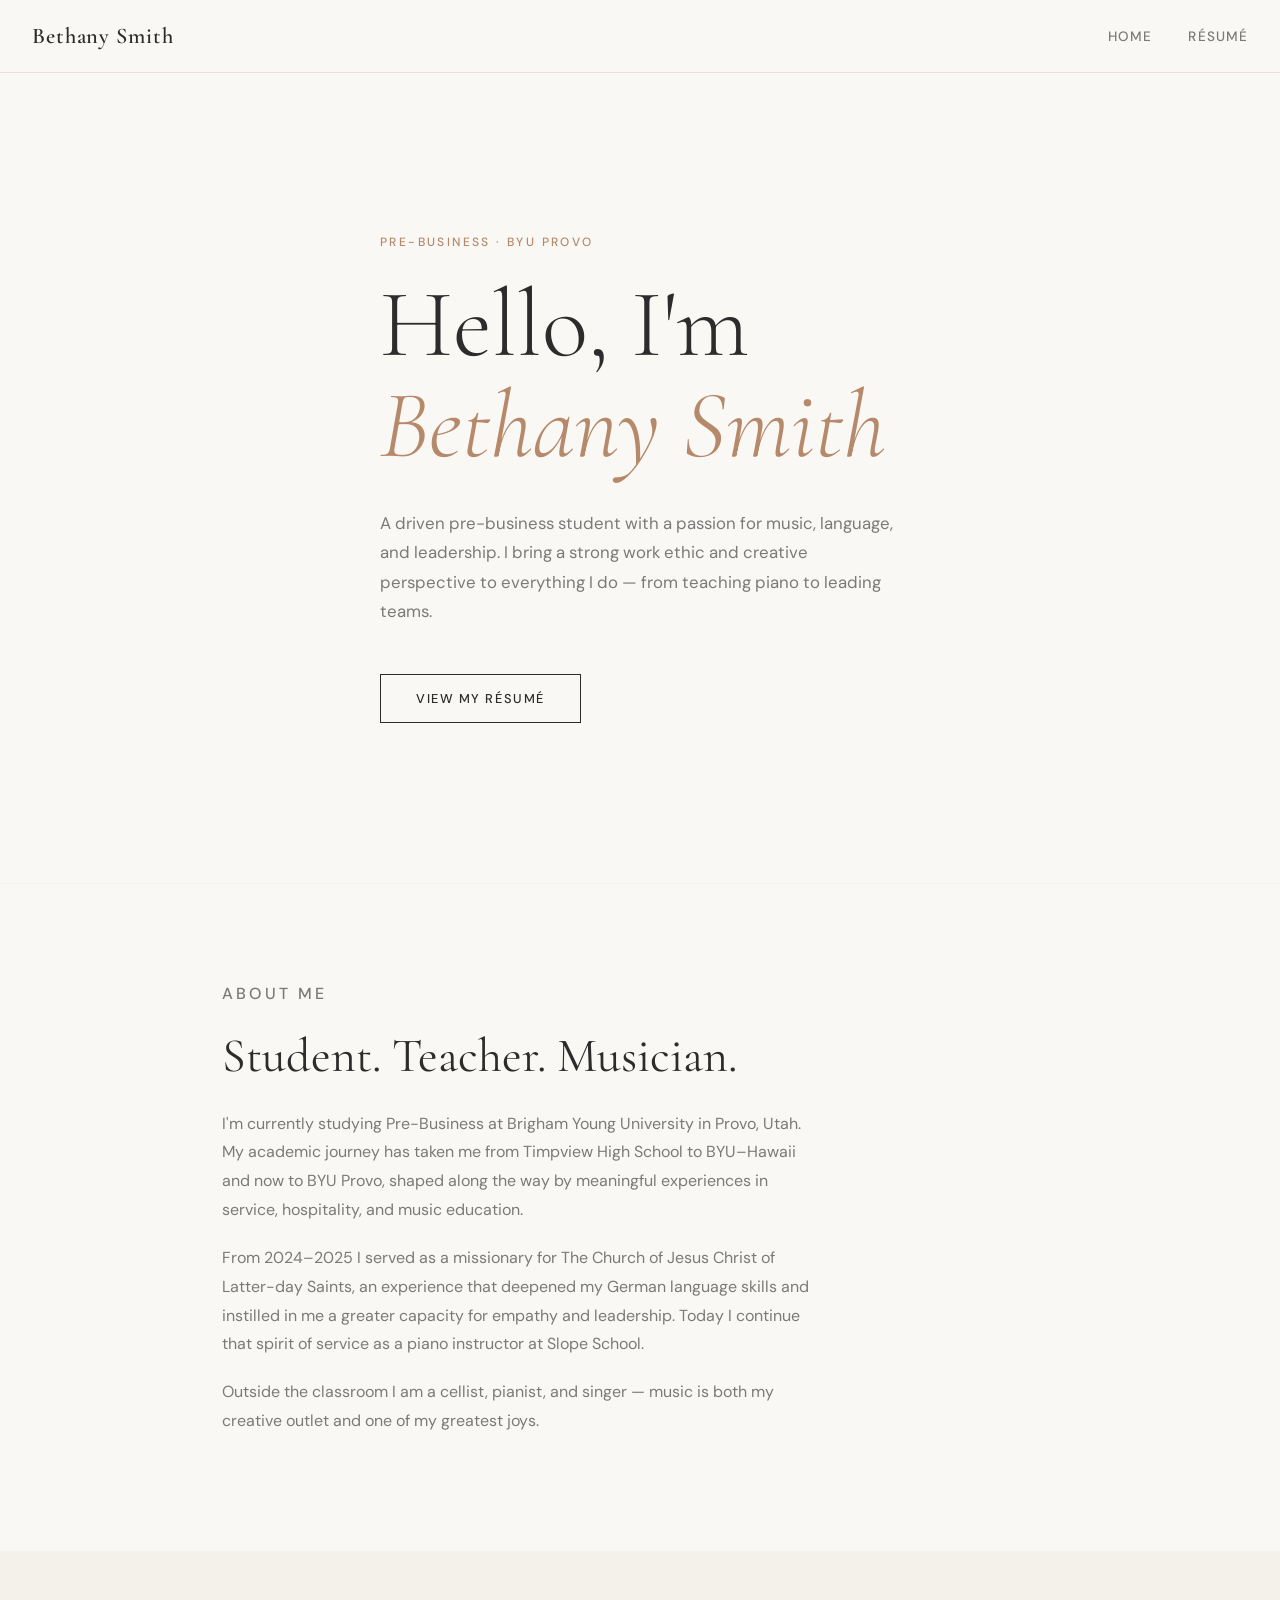
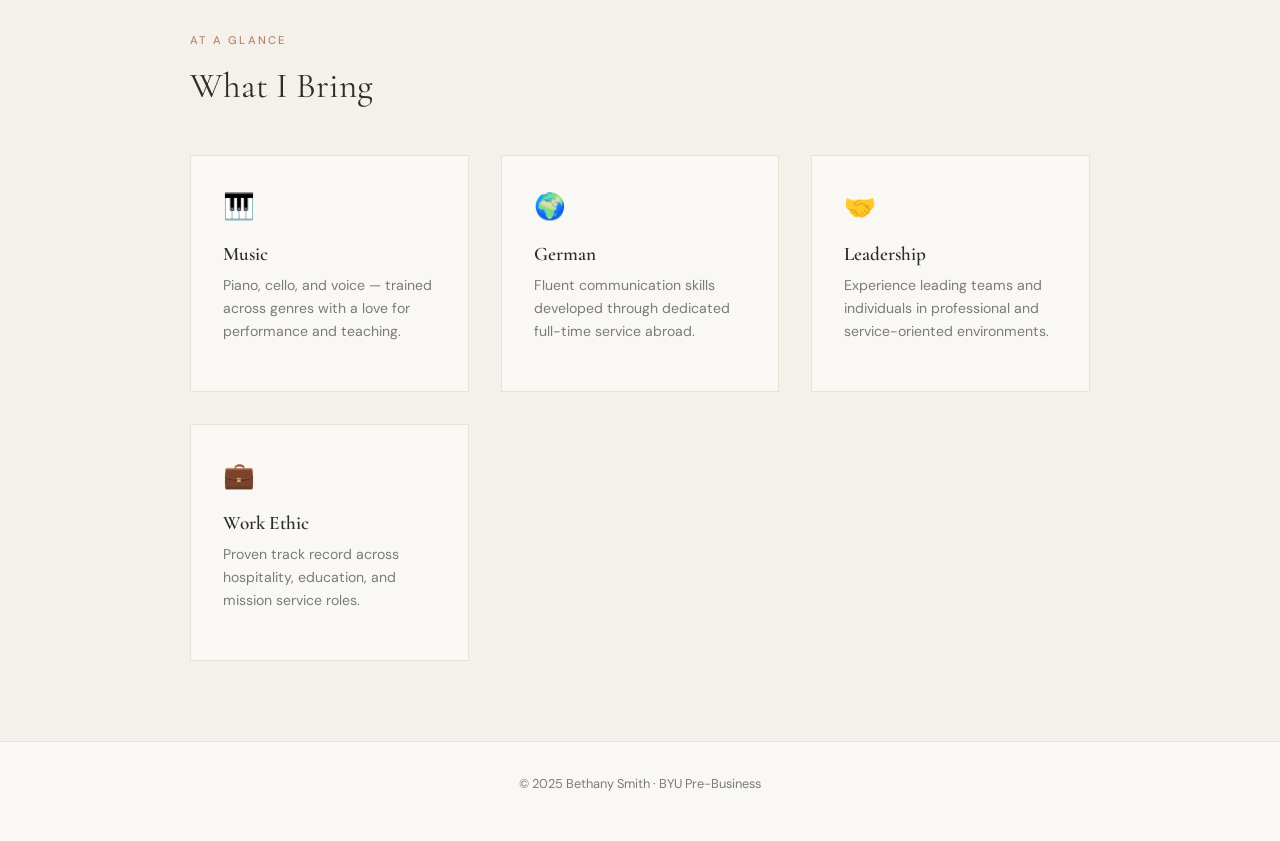
<file: index.html>
<!DOCTYPE html>
<html lang="en">
<head>
  <meta charset="UTF-8" />
  <meta name="viewport" content="width=device-width, initial-scale=1.0"/>
  <title>Bethany Smith</title>
  <link href="https://cdn.jsdelivr.net/npm/bootstrap@5.3.2/dist/css/bootstrap.min.css" rel="stylesheet"/>
  <link href="https://fonts.googleapis.com/css2?family=Cormorant+Garamond:wght@300;400;600&family=DM+Sans:wght@300;400;500&display=swap" rel="stylesheet"/>
  <style>
    :root {
      --cream: #faf8f4;
      --charcoal: #2c2c2c;
      --muted: #7a7a7a;
      --accent: #b5896a;
      --light-line: #e8e2d9;
    }
    * { box-sizing: border-box; margin: 0; padding: 0; }
    body {
      font-family: 'DM Sans', sans-serif;
      background-color: var(--cream);
      color: var(--charcoal);
    }

    /* NAV */
    nav {
      background: var(--cream);
      border-bottom: 1px solid var(--light-line);
      padding: 1.2rem 2rem;
      display: flex;
      justify-content: space-between;
      align-items: center;
      position: sticky;
      top: 0;
      z-index: 100;
    }
    .nav-brand {
      font-family: 'Cormorant Garamond', serif;
      font-size: 1.4rem;
      font-weight: 600;
      letter-spacing: 0.04em;
      color: var(--charcoal);
      text-decoration: none;
    }
    .nav-links a {
      font-size: 0.85rem;
      font-weight: 500;
      letter-spacing: 0.08em;
      text-transform: uppercase;
      color: var(--muted);
      text-decoration: none;
      margin-left: 2rem;
      transition: color 0.2s;
    }
    .nav-links a:hover { color: var(--charcoal); }

    /* HERO */
    .hero {
      min-height: 90vh;
      display: flex;
      align-items: center;
      padding: 5rem 2rem;
    }
    .hero-inner {
      max-width: 900px;
      margin: 0 auto;
    }
    .hero-label {
      font-size: 0.75rem;
      font-weight: 500;
      letter-spacing: 0.2em;
      text-transform: uppercase;
      color: var(--accent);
      margin-bottom: 1.5rem;
    }
    .hero h1 {
      font-family: 'Cormorant Garamond', serif;
      font-size: clamp(3rem, 8vw, 6rem);
      font-weight: 300;
      line-height: 1.05;
      color: var(--charcoal);
      margin-bottom: 2rem;
    }
    .hero h1 em {
      font-style: italic;
      color: var(--accent);
    }
    .hero-desc {
      font-size: 1.05rem;
      color: var(--muted);
      line-height: 1.75;
      max-width: 520px;
      margin-bottom: 3rem;
    }
    .hero-cta {
      display: inline-block;
      padding: 0.85rem 2.2rem;
      border: 1px solid var(--charcoal);
      font-size: 0.8rem;
      font-weight: 500;
      letter-spacing: 0.12em;
      text-transform: uppercase;
      color: var(--charcoal);
      text-decoration: none;
      transition: background 0.2s, color 0.2s;
    }
    .hero-cta:hover {
      background: var(--charcoal);
      color: var(--cream);
    }

    /* DIVIDER */
    .section-divider {
      border: none;
      border-top: 1px solid var(--light-line);
      margin: 0;
    }

    /* ABOUT SECTION */
    .about-section {
      padding: 6rem 2rem;
      max-width: 900px;
      margin: 0 auto;
    }
    .section-label {
      font-size: 0.7rem;
      font-weight: 500;
      letter-spacing: 0.2em;
      text-transform: uppercase;
      color: var(--accent);
      margin-bottom: 1rem;
    }
    .about-section h2 {
      font-family: 'Cormorant Garamond', serif;
      font-size: clamp(2rem, 4vw, 3rem);
      font-weight: 400;
      margin-bottom: 1.5rem;
    }
    .about-section p {
      font-size: 1rem;
      color: var(--muted);
      line-height: 1.8;
      max-width: 600px;
      margin-bottom: 1.2rem;
    }

    /* HIGHLIGHTS GRID */
    .highlights {
      padding: 5rem 2rem;
      background: #f4f0ea;
    }
    .highlights-inner {
      max-width: 900px;
      margin: 0 auto;
    }
    .highlights h2 {
      font-family: 'Cormorant Garamond', serif;
      font-size: 2.2rem;
      font-weight: 400;
      margin-bottom: 3rem;
    }
    .highlight-grid {
      display: grid;
      grid-template-columns: repeat(auto-fit, minmax(220px, 1fr));
      gap: 2rem;
    }
    .highlight-card {
      padding: 2rem;
      background: var(--cream);
      border: 1px solid var(--light-line);
    }
    .highlight-card .icon {
      font-size: 1.6rem;
      margin-bottom: 1rem;
    }
    .highlight-card h3 {
      font-family: 'Cormorant Garamond', serif;
      font-size: 1.2rem;
      font-weight: 600;
      margin-bottom: 0.5rem;
    }
    .highlight-card p {
      font-size: 0.88rem;
      color: var(--muted);
      line-height: 1.65;
    }

    /* FOOTER */
    footer {
      border-top: 1px solid var(--light-line);
      padding: 2rem;
      text-align: center;
      font-size: 0.8rem;
      color: var(--muted);
    }
  </style>
</head>
<body>

  <!-- NAV -->
  <nav>
    <a href="index.html" class="nav-brand">Bethany Smith</a>
    <div class="nav-links">
      <a href="index.html">Home</a>
      <a href="resume.html">Résumé</a>
    </div>
  </nav>

  <!-- HERO -->
  <section class="hero">
    <div class="hero-inner">
      <p class="hero-label">Pre-Business · BYU Provo</p>
      <h1>Hello, I'm<br/><em>Bethany Smith</em></h1>
      <p class="hero-desc">
        A driven pre-business student with a passion for music, language, and leadership. 
        I bring a strong work ethic and creative perspective to everything I do — from teaching 
        piano to leading teams.
      </p>
      <a href="resume.html" class="hero-cta">View My Résumé</a>
    </div>
  </section>

  <hr class="section-divider"/>

  <!-- ABOUT -->
  <section class="about-section">
    <p class="section-label">About Me</p>
    <h2>Student. Teacher. Musician.</h2>
    <p>
      I'm currently studying Pre-Business at Brigham Young University in Provo, Utah. 
      My academic journey has taken me from Timpview High School to BYU–Hawaii and now 
      to BYU Provo, shaped along the way by meaningful experiences in service, 
      hospitality, and music education.
    </p>
    <p>
      From 2024–2025 I served as a missionary for The Church of Jesus Christ of Latter-day Saints,
      an experience that deepened my German language skills and instilled in me a greater capacity 
      for empathy and leadership. Today I continue that spirit of service as a piano instructor 
      at Slope School.
    </p>
    <p>
      Outside the classroom I am a cellist, pianist, and singer — music is both my creative 
      outlet and one of my greatest joys.
    </p>
  </section>

  <hr class="section-divider"/>

  <!-- HIGHLIGHTS -->
  <section class="highlights">
    <div class="highlights-inner">
      <p class="section-label">At a Glance</p>
      <h2>What I Bring</h2>
      <div class="highlight-grid">
        <div class="highlight-card">
          <div class="icon">🎹</div>
          <h3>Music</h3>
          <p>Piano, cello, and voice — trained across genres with a love for performance and teaching.</p>
        </div>
        <div class="highlight-card">
          <div class="icon">🌍</div>
          <h3>German</h3>
          <p>Fluent communication skills developed through dedicated full-time service abroad.</p>
        </div>
        <div class="highlight-card">
          <div class="icon">🤝</div>
          <h3>Leadership</h3>
          <p>Experience leading teams and individuals in professional and service-oriented environments.</p>
        </div>
        <div class="highlight-card">
          <div class="icon">💼</div>
          <h3>Work Ethic</h3>
          <p>Proven track record across hospitality, education, and mission service roles.</p>
        </div>
      </div>
    </div>
  </section>

  <!-- FOOTER -->
  <footer>
    <p>© 2025 Bethany Smith · BYU Pre-Business</p>
  </footer>

  <script src="https://cdn.jsdelivr.net/npm/bootstrap@5.3.2/dist/js/bootstrap.bundle.min.js"></script>
</body>
</html>
</file>
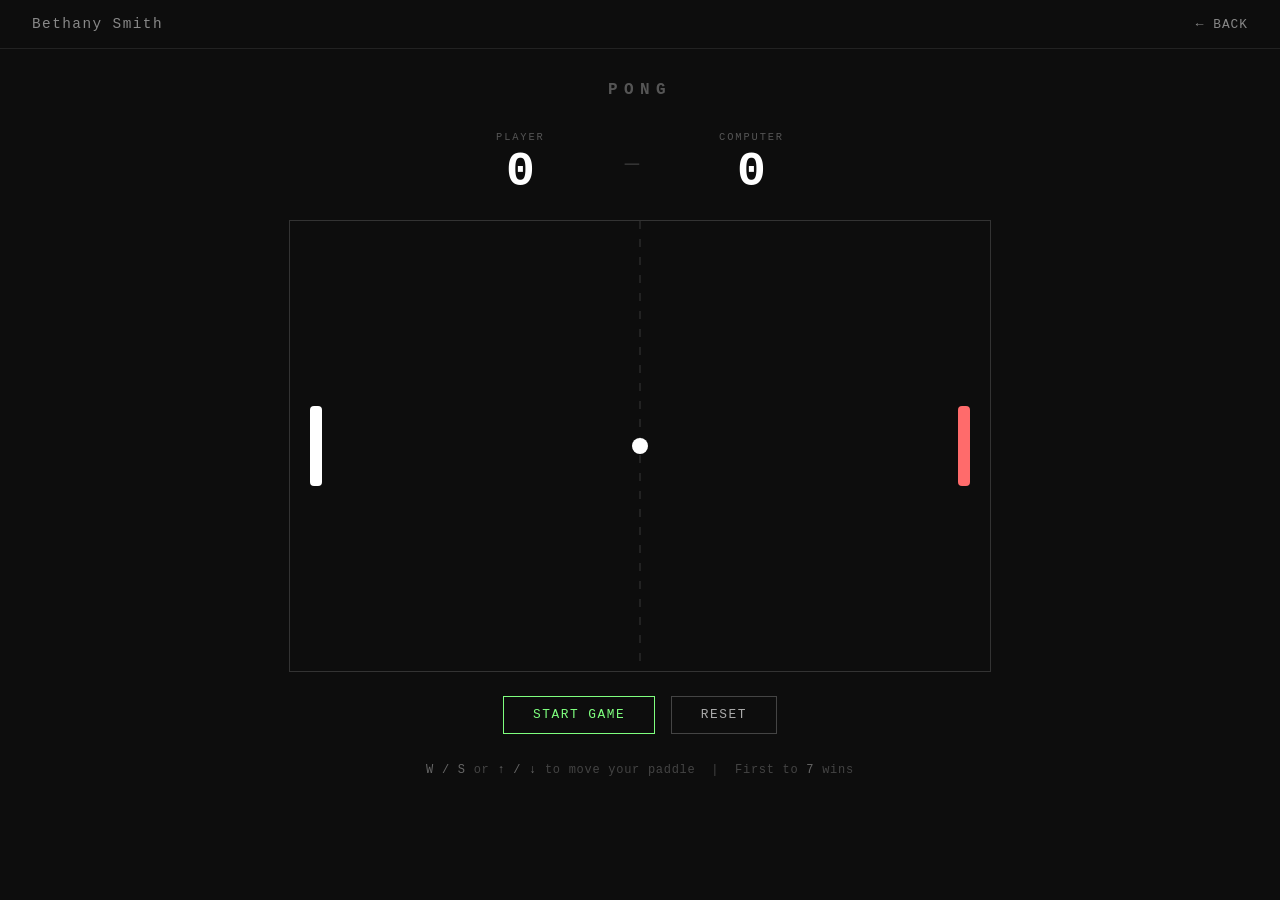
<file: app.html>
<!DOCTYPE html>
<html lang="en">
<head>
  <meta charset="UTF-8"/>
  <meta name="viewport" content="width=device-width, initial-scale=1.0"/>
  <title>Pong — Bethany Smith</title>
  <style>
    * { box-sizing: border-box; margin: 0; padding: 0; }

    body {
      background: #0d0d0d;
      color: #f0f0f0;
      font-family: 'Courier New', Courier, monospace;
      display: flex;
      flex-direction: column;
      align-items: center;
      min-height: 100vh;
    }

    header {
      width: 100%;
      padding: 1rem 2rem;
      display: flex;
      justify-content: space-between;
      align-items: center;
      border-bottom: 1px solid #222;
    }

    header .brand {
      font-size: 0.9rem;
      letter-spacing: 0.1em;
      color: #888;
    }

    header a {
      font-size: 0.8rem;
      color: #888;
      text-decoration: none;
      letter-spacing: 0.08em;
      text-transform: uppercase;
    }
    header a:hover { color: #fff; }

    .game-area {
      display: flex;
      flex-direction: column;
      align-items: center;
      padding: 2rem 1rem;
      width: 100%;
    }

    h1 {
      font-size: 1rem;
      letter-spacing: 0.4em;
      text-transform: uppercase;
      color: #555;
      margin-bottom: 2rem;
    }

    .score-board {
      display: flex;
      gap: 5rem;
      margin-bottom: 1.5rem;
      align-items: center;
    }

    .score-block {
      text-align: center;
    }

    .score-label {
      font-size: 0.65rem;
      letter-spacing: 0.18em;
      text-transform: uppercase;
      color: #555;
      margin-bottom: 0.3rem;
    }

    .score-num {
      font-size: 3rem;
      font-weight: bold;
      color: #fff;
      line-height: 1;
    }

    .score-divider {
      font-size: 1.5rem;
      color: #333;
    }

    canvas {
      border: 1px solid #333;
      display: block;
      background: #0d0d0d;
      cursor: none;
    }

    .controls {
      margin-top: 1.5rem;
      display: flex;
      gap: 1rem;
    }

    button {
      padding: 0.65rem 1.8rem;
      border: 1px solid #444;
      background: transparent;
      color: #aaa;
      font-family: 'Courier New', monospace;
      font-size: 0.8rem;
      letter-spacing: 0.12em;
      text-transform: uppercase;
      cursor: pointer;
      transition: all 0.2s;
    }

    button:hover {
      border-color: #fff;
      color: #fff;
    }

    button.primary {
      border-color: #7fff7f;
      color: #7fff7f;
    }

    button.primary:hover {
      background: #7fff7f;
      color: #000;
    }

    .instructions {
      margin-top: 1.5rem;
      text-align: center;
      font-size: 0.75rem;
      color: #444;
      line-height: 2;
      letter-spacing: 0.06em;
    }

    .instructions span {
      color: #666;
    }

    .win-overlay {
      position: fixed;
      inset: 0;
      background: rgba(0,0,0,0.85);
      display: flex;
      flex-direction: column;
      align-items: center;
      justify-content: center;
      z-index: 50;
      display: none;
    }

    .win-overlay h2 {
      font-size: 2.5rem;
      letter-spacing: 0.2em;
      margin-bottom: 0.5rem;
      color: #7fff7f;
    }

    .win-overlay p {
      color: #888;
      font-size: 0.9rem;
      margin-bottom: 2rem;
    }
  </style>
</head>
<body>

  <header>
    <span class="brand">Bethany Smith</span>
    <a href="scratch.html">← Back</a>
  </header>

  <div class="game-area">
    <h1>Pong</h1>

    <div class="score-board">
      <div class="score-block">
        <div class="score-label">Player</div>
        <div class="score-num" id="playerScore">0</div>
      </div>
      <div class="score-divider">—</div>
      <div class="score-block">
        <div class="score-label">Computer</div>
        <div class="score-num" id="aiScore">0</div>
      </div>
    </div>

    <canvas id="pong" width="700" height="450"></canvas>

    <div class="controls">
      <button class="primary" id="startBtn" onclick="startGame()">Start Game</button>
      <button onclick="resetGame()">Reset</button>
    </div>

    <div class="instructions">
      <span>W / S</span> or <span>↑ / ↓</span> to move your paddle &nbsp;|&nbsp;
      First to <span>7</span> wins
    </div>
  </div>

  <!-- Win overlay -->
  <div class="win-overlay" id="winOverlay">
    <h2 id="winText">You Win!</h2>
    <p id="winSub">Great game.</p>
    <button class="primary" onclick="resetGame()">Play Again</button>
  </div>

  <script>
    const canvas = document.getElementById('pong');
    const ctx = canvas.getContext('2d');

    const W = canvas.width;
    const H = canvas.height;
    const WINNING_SCORE = 7;
    const PADDLE_W = 12;
    const PADDLE_H = 80;
    const BALL_R = 8;

    let animId;
    let running = false;

    // Game objects
    const player = { x: 20, y: H/2 - PADDLE_H/2, w: PADDLE_W, h: PADDLE_H, score: 0, dy: 0 };
    const ai     = { x: W - 20 - PADDLE_W, y: H/2 - PADDLE_H/2, w: PADDLE_W, h: PADDLE_H, score: 0 };
    const ball   = { x: W/2, y: H/2, r: BALL_R, dx: 4, dy: 3 };

    // Key state
    const keys = {};
    document.addEventListener('keydown', e => keys[e.key] = true);
    document.addEventListener('keyup',   e => keys[e.key] = false);

    function resetBall(dir = 1) {
      ball.x = W/2;
      ball.y = H/2;
      const angle = (Math.random() * 40 - 20) * Math.PI / 180;
      const speed = 4.5;
      ball.dx = Math.cos(angle) * speed * dir;
      ball.dy = Math.sin(angle) * speed * (Math.random() > 0.5 ? 1 : -1);
    }

    function resetGame() {
      player.score = 0;
      ai.score = 0;
      player.y = H/2 - PADDLE_H/2;
      ai.y = H/2 - PADDLE_H/2;
      document.getElementById('playerScore').textContent = '0';
      document.getElementById('aiScore').textContent = '0';
      document.getElementById('winOverlay').style.display = 'none';
      document.getElementById('startBtn').textContent = 'Start Game';
      running = false;
      cancelAnimationFrame(animId);
      resetBall();
      draw();
    }

    function startGame() {
      if (running) return;
      running = true;
      document.getElementById('startBtn').textContent = 'Running…';
      resetBall();
      loop();
    }

    function update() {
      // Player movement
      const speed = 6;
      if ((keys['w'] || keys['W'] || keys['ArrowUp']) && player.y > 0)
        player.y -= speed;
      if ((keys['s'] || keys['S'] || keys['ArrowDown']) && player.y + player.h < H)
        player.y += speed;

      // AI movement (tracks ball with small lag)
      const aiCenter = ai.y + ai.h / 2;
      const aiSpeed = 4.2;
      if (aiCenter < ball.y - 5) ai.y += aiSpeed;
      else if (aiCenter > ball.y + 5) ai.y -= aiSpeed;
      ai.y = Math.max(0, Math.min(H - ai.h, ai.y));

      // Ball movement
      ball.x += ball.dx;
      ball.y += ball.dy;

      // Top / bottom walls
      if (ball.y - ball.r <= 0) { ball.y = ball.r; ball.dy *= -1; }
      if (ball.y + ball.r >= H) { ball.y = H - ball.r; ball.dy *= -1; }

      // Player paddle collision
      if (
        ball.x - ball.r <= player.x + player.w &&
        ball.x + ball.r >= player.x &&
        ball.y >= player.y && ball.y <= player.y + player.h
      ) {
        ball.x = player.x + player.w + ball.r;
        const hitPos = (ball.y - (player.y + player.h/2)) / (player.h/2);
        const angle = hitPos * 60 * Math.PI / 180;
        const speed = Math.min(Math.sqrt(ball.dx*ball.dx + ball.dy*ball.dy) * 1.04, 12);
        ball.dx = Math.cos(angle) * speed;
        ball.dy = Math.sin(angle) * speed;
      }

      // AI paddle collision
      if (
        ball.x + ball.r >= ai.x &&
        ball.x - ball.r <= ai.x + ai.w &&
        ball.y >= ai.y && ball.y <= ai.y + ai.h
      ) {
        ball.x = ai.x - ball.r;
        const hitPos = (ball.y - (ai.y + ai.h/2)) / (ai.h/2);
        const angle = hitPos * 60 * Math.PI / 180;
        const speed = Math.min(Math.sqrt(ball.dx*ball.dx + ball.dy*ball.dy) * 1.04, 12);
        ball.dx = -Math.cos(angle) * speed;
        ball.dy = Math.sin(angle) * speed;
      }

      // Scoring
      if (ball.x - ball.r <= 0) {
        ai.score++;
        document.getElementById('aiScore').textContent = ai.score;
        if (ai.score >= WINNING_SCORE) { endGame(false); return; }
        resetBall(1);
      }
      if (ball.x + ball.r >= W) {
        player.score++;
        document.getElementById('playerScore').textContent = player.score;
        if (player.score >= WINNING_SCORE) { endGame(true); return; }
        resetBall(-1);
      }
    }

    function draw() {
      ctx.clearRect(0, 0, W, H);

      // Center dashed line
      ctx.setLineDash([8, 10]);
      ctx.strokeStyle = '#222';
      ctx.lineWidth = 2;
      ctx.beginPath();
      ctx.moveTo(W/2, 0);
      ctx.lineTo(W/2, H);
      ctx.stroke();
      ctx.setLineDash([]);

      // Paddles
      ctx.fillStyle = '#ffffff';
      ctx.beginPath();
      ctx.roundRect(player.x, player.y, player.w, player.h, 4);
      ctx.fill();

      ctx.fillStyle = '#ff6b6b';
      ctx.beginPath();
      ctx.roundRect(ai.x, ai.y, ai.w, ai.h, 4);
      ctx.fill();

      // Ball
      ctx.fillStyle = '#ffffff';
      ctx.beginPath();
      ctx.arc(ball.x, ball.y, ball.r, 0, Math.PI * 2);
      ctx.fill();
    }

    function loop() {
      update();
      draw();
      if (running) animId = requestAnimationFrame(loop);
    }

    function endGame(playerWon) {
      running = false;
      cancelAnimationFrame(animId);
      const overlay = document.getElementById('winOverlay');
      document.getElementById('winText').textContent = playerWon ? '🎉 You Win!' : 'Computer Wins';
      document.getElementById('winSub').textContent = playerWon
        ? `${player.score} — ${ai.score} · Nice playing!`
        : `${ai.score} — ${player.score} · Better luck next time!`;
      overlay.style.display = 'flex';
    }

    // Initial render
    resetBall();
    draw();
  </script>
</body>
</html>
</file>
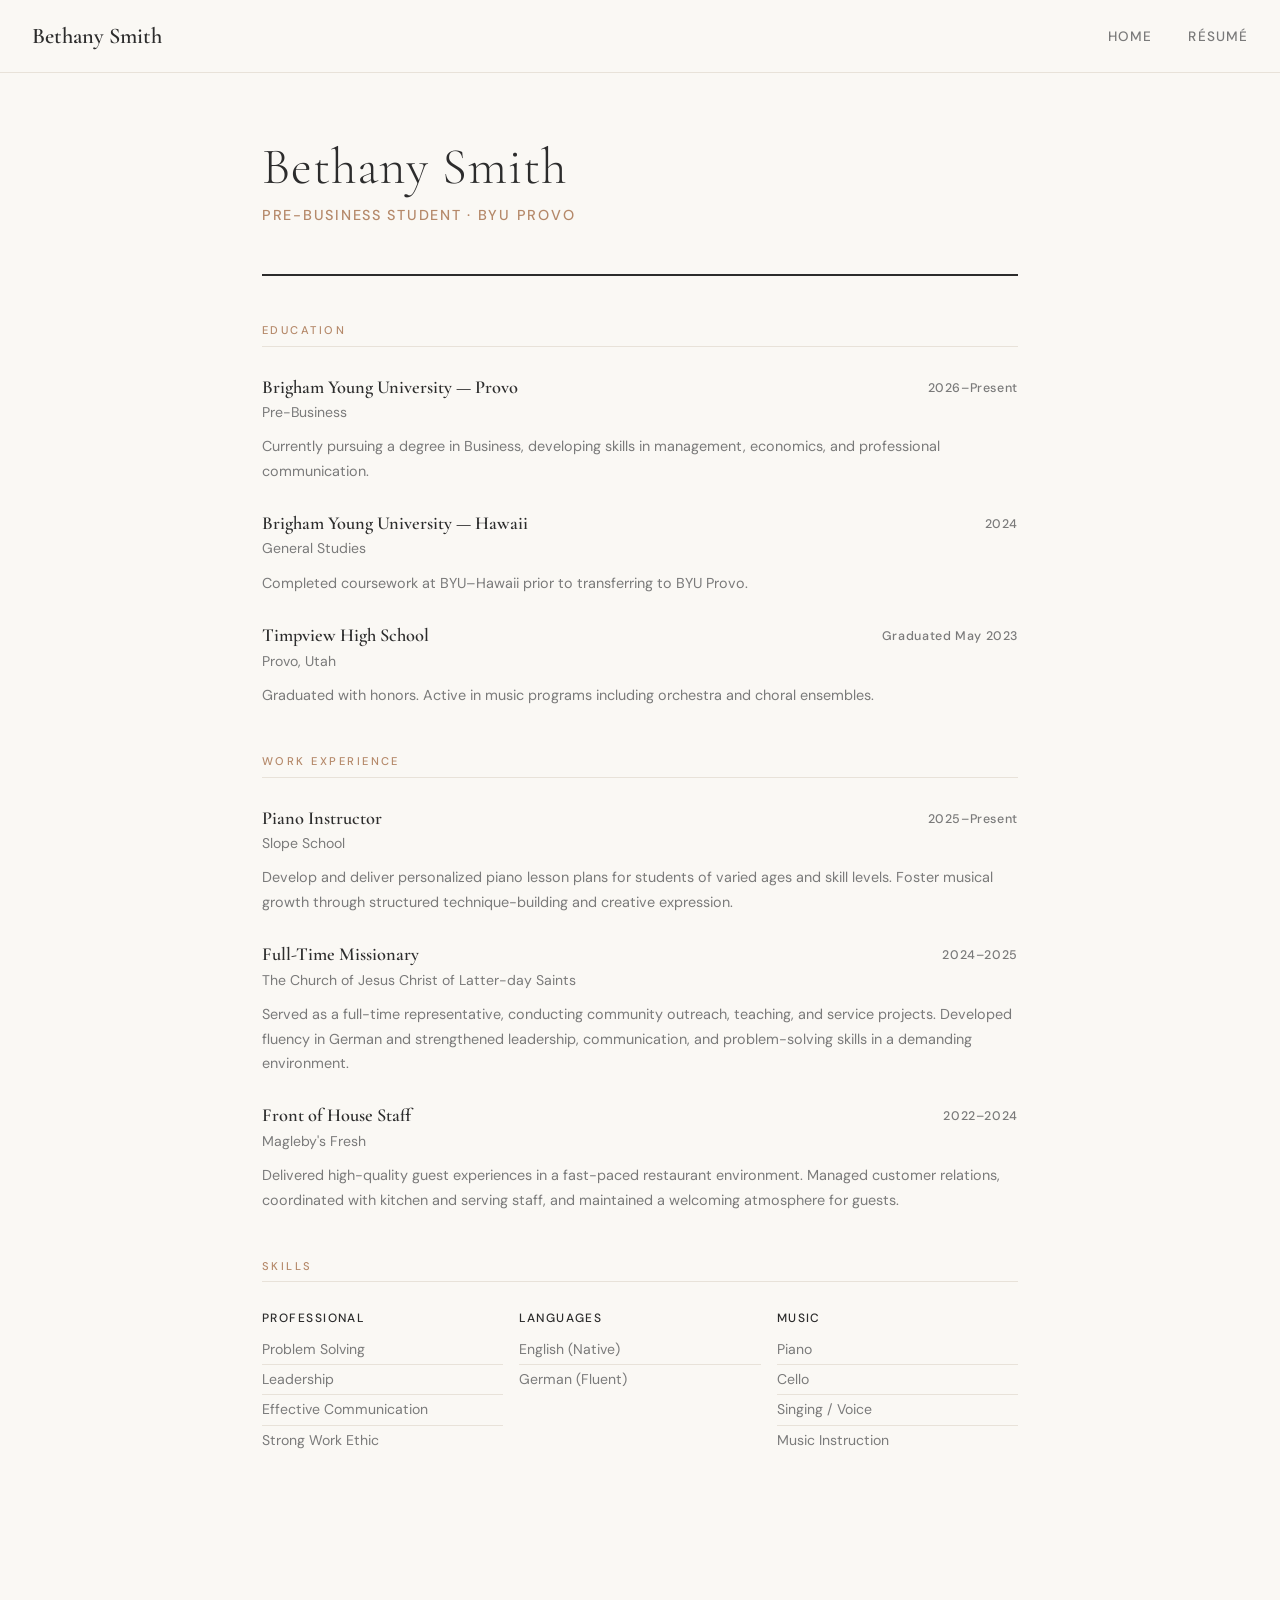
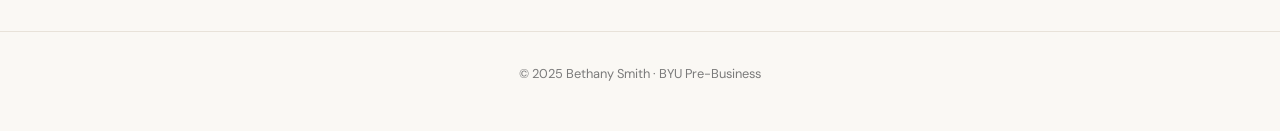
<file: resume.html>
<!DOCTYPE html>
<html lang="en">
<head>
  <meta charset="UTF-8" />
  <meta name="viewport" content="width=device-width, initial-scale=1.0"/>
  <title>Resume — Bethany Smith</title>
  <link href="https://cdn.jsdelivr.net/npm/bootstrap@5.3.2/dist/css/bootstrap.min.css" rel="stylesheet"/>
  <link href="https://fonts.googleapis.com/css2?family=Cormorant+Garamond:wght@300;400;600&family=DM+Sans:wght@300;400;500&display=swap" rel="stylesheet"/>
  <style>
    :root {
      --cream: #faf8f4;
      --charcoal: #2c2c2c;
      --muted: #7a7a7a;
      --accent: #b5896a;
      --light-line: #e8e2d9;
    }
    body {
      font-family: 'DM Sans', sans-serif;
      background-color: var(--cream);
      color: var(--charcoal);
    }
    nav {
      background: var(--cream);
      border-bottom: 1px solid var(--light-line);
      padding: 1.2rem 2rem;
      display: flex;
      justify-content: space-between;
      align-items: center;
      position: sticky;
      top: 0;
      z-index: 100;
    }
    .nav-brand {
      font-family: 'Cormorant Garamond', serif;
      font-size: 1.4rem;
      font-weight: 600;
      color: var(--charcoal);
      text-decoration: none;
    }
    .nav-links a {
      font-size: 0.85rem;
      font-weight: 500;
      letter-spacing: 0.08em;
      text-transform: uppercase;
      color: var(--muted);
      text-decoration: none;
      margin-left: 2rem;
      transition: color 0.2s;
    }
    .nav-links a:hover { color: var(--charcoal); }

    .resume-wrapper {
      max-width: 820px;
      margin: 4rem auto;
      padding: 0 2rem 4rem;
    }

    /* HEADER */
    .resume-header {
      border-bottom: 2px solid var(--charcoal);
      padding-bottom: 2rem;
      margin-bottom: 3rem;
    }
    .resume-header h1 {
      font-family: 'Cormorant Garamond', serif;
      font-size: 3.2rem;
      font-weight: 300;
      letter-spacing: 0.02em;
      margin-bottom: 0.4rem;
    }
    .resume-header .tagline {
      font-size: 0.9rem;
      color: var(--accent);
      font-weight: 500;
      letter-spacing: 0.12em;
      text-transform: uppercase;
    }

    /* SECTION */
    .resume-section {
      margin-bottom: 3rem;
    }
    .resume-section h2 {
      font-size: 0.7rem;
      font-weight: 500;
      letter-spacing: 0.22em;
      text-transform: uppercase;
      color: var(--accent);
      border-bottom: 1px solid var(--light-line);
      padding-bottom: 0.5rem;
      margin-bottom: 1.8rem;
    }

    /* ENTRY */
    .resume-entry {
      display: grid;
      grid-template-columns: 1fr auto;
      gap: 0.2rem 1rem;
      margin-bottom: 1.8rem;
    }
    .resume-entry h3 {
      font-family: 'Cormorant Garamond', serif;
      font-size: 1.15rem;
      font-weight: 600;
      margin: 0;
      grid-column: 1;
    }
    .resume-entry .org {
      font-size: 0.88rem;
      color: var(--muted);
      grid-column: 1;
      margin-bottom: 0.4rem;
    }
    .resume-entry .date {
      font-size: 0.78rem;
      color: var(--muted);
      font-weight: 500;
      letter-spacing: 0.05em;
      grid-column: 2;
      grid-row: 1 / 3;
      text-align: right;
      white-space: nowrap;
      padding-top: 0.2rem;
    }
    .resume-entry p {
      font-size: 0.9rem;
      color: var(--muted);
      line-height: 1.7;
      grid-column: 1 / 3;
      margin: 0;
    }

    /* SKILLS */
    .skills-grid {
      display: grid;
      grid-template-columns: repeat(auto-fit, minmax(180px, 1fr));
      gap: 1rem;
    }
    .skill-group h4 {
      font-size: 0.75rem;
      font-weight: 500;
      letter-spacing: 0.12em;
      text-transform: uppercase;
      color: var(--charcoal);
      margin-bottom: 0.6rem;
    }
    .skill-group ul {
      list-style: none;
      padding: 0;
      margin: 0;
    }
    .skill-group ul li {
      font-size: 0.88rem;
      color: var(--muted);
      padding: 0.25rem 0;
      border-bottom: 1px solid var(--light-line);
    }
    .skill-group ul li:last-child { border-bottom: none; }

    footer {
      border-top: 1px solid var(--light-line);
      padding: 2rem;
      text-align: center;
      font-size: 0.8rem;
      color: var(--muted);
    }
  </style>
</head>
<body>

  <nav>
    <a href="index.html" class="nav-brand">Bethany Smith</a>
    <div class="nav-links">
      <a href="index.html">Home</a>
      <a href="resume.html">Résumé</a>
    </div>
  </nav>

  <div class="resume-wrapper">

    <!-- HEADER -->
    <div class="resume-header">
      <h1>Bethany Smith</h1>
      <p class="tagline">Pre-Business Student · BYU Provo</p>
    </div>

    <!-- EDUCATION -->
    <section class="resume-section" id="education">
      <h2>Education</h2>

      <div class="resume-entry">
        <h3>Brigham Young University — Provo</h3>
        <span class="date">2026–Present</span>
        <p class="org">Pre-Business</p>
        <p>Currently pursuing a degree in Business, developing skills in management, economics, and professional communication.</p>
      </div>

      <div class="resume-entry">
        <h3>Brigham Young University — Hawaii</h3>
        <span class="date">2024</span>
        <p class="org">General Studies</p>
        <p>Completed coursework at BYU–Hawaii prior to transferring to BYU Provo.</p>
      </div>

      <div class="resume-entry">
        <h3>Timpview High School</h3>
        <span class="date">Graduated May 2023</span>
        <p class="org">Provo, Utah</p>
        <p>Graduated with honors. Active in music programs including orchestra and choral ensembles.</p>
      </div>
    </section>

    <!-- EXPERIENCE -->
    <section class="resume-section" id="experience">
      <h2>Work Experience</h2>

      <div class="resume-entry">
        <h3>Piano Instructor</h3>
        <span class="date">2025–Present</span>
        <p class="org">Slope School</p>
        <p>Develop and deliver personalized piano lesson plans for students of varied ages and skill levels. Foster musical growth through structured technique-building and creative expression.</p>
      </div>

      <div class="resume-entry">
        <h3>Full-Time Missionary</h3>
        <span class="date">2024–2025</span>
        <p class="org">The Church of Jesus Christ of Latter-day Saints</p>
        <p>Served as a full-time representative, conducting community outreach, teaching, and service projects. Developed fluency in German and strengthened leadership, communication, and problem-solving skills in a demanding environment.</p>
      </div>

      <div class="resume-entry">
        <h3>Front of House Staff</h3>
        <span class="date">2022–2024</span>
        <p class="org">Magleby's Fresh</p>
        <p>Delivered high-quality guest experiences in a fast-paced restaurant environment. Managed customer relations, coordinated with kitchen and serving staff, and maintained a welcoming atmosphere for guests.</p>
      </div>
    </section>

    <!-- SKILLS -->
    <section class="resume-section" id="skills">
      <h2>Skills</h2>
      <div class="skills-grid">
        <div class="skill-group">
          <h4>Professional</h4>
          <ul>
            <li>Problem Solving</li>
            <li>Leadership</li>
            <li>Effective Communication</li>
            <li>Strong Work Ethic</li>
          </ul>
        </div>
        <div class="skill-group">
          <h4>Languages</h4>
          <ul>
            <li>English (Native)</li>
            <li>German (Fluent)</li>
          </ul>
        </div>
        <div class="skill-group">
          <h4>Music</h4>
          <ul>
            <li>Piano</li>
            <li>Cello</li>
            <li>Singing / Voice</li>
            <li>Music Instruction</li>
          </ul>
        </div>
      </div>
    </section>

  </div><!-- /resume-wrapper -->

  <footer>
    <p>© 2025 Bethany Smith · BYU Pre-Business</p>
  </footer>

  <script src="https://cdn.jsdelivr.net/npm/bootstrap@5.3.2/dist/js/bootstrap.bundle.min.js"></script>
</body>
</html>
</file>
